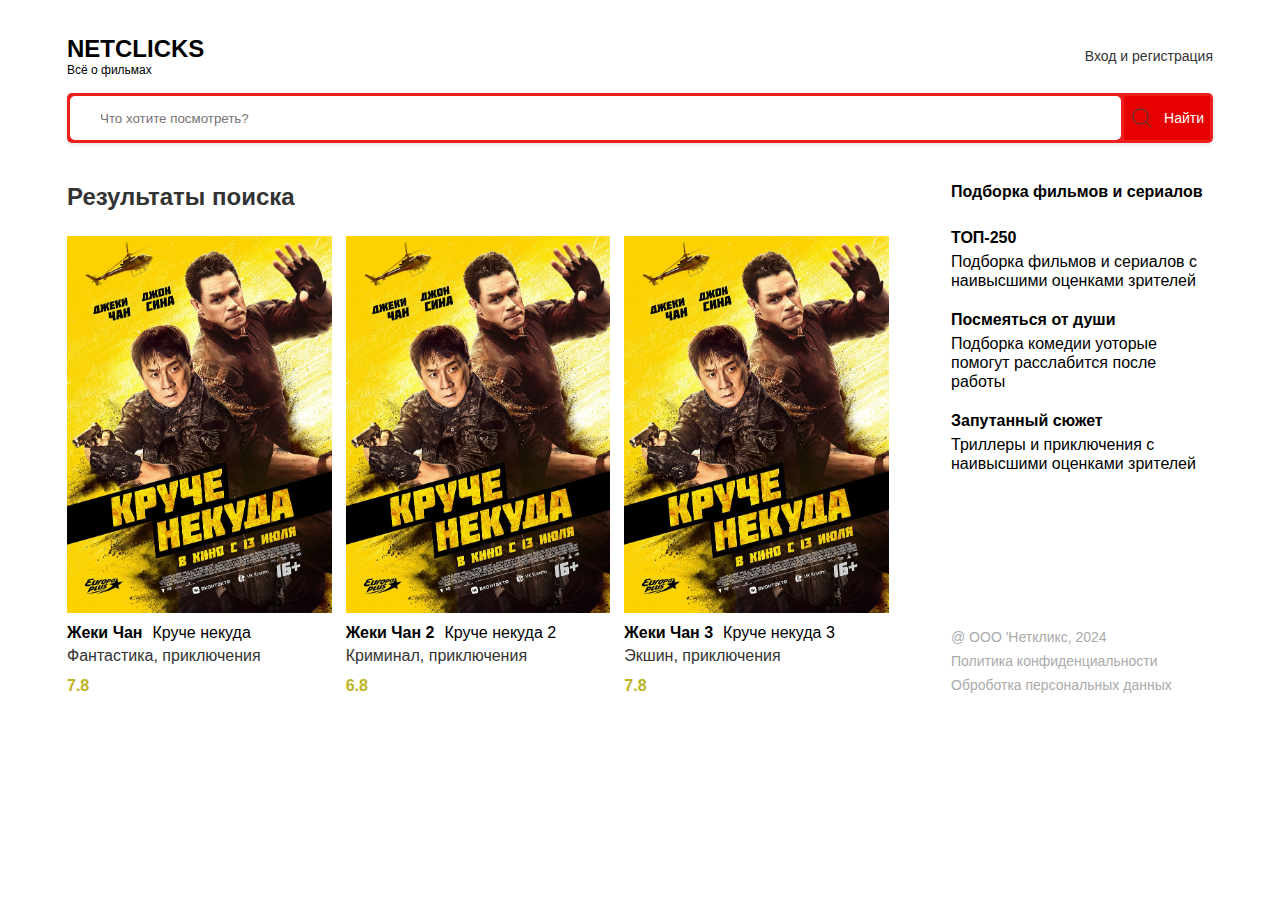
<file: index.html>
<!DOCTYPE html>
<html lang="en">

<head>
    <meta charset="UTF-8">
    <meta name="viewport" content="width=device-width, initial-scale=1.0">
    <meta name="description" content="NETCLICKS - Всё о фильмах. Удобный поиск и регистрация.">
    <title>Netckliks</title>
    <link rel="stylesheet" href="./style.css">
</head>

<body>
    <header class="header">
        <div class="container">
            <div class="header-box">
                <div class="header-logo">
                    <h1>NETCLICKS</h1>
                    <p>Всё о фильмах</p>
                </div>
                <div class="header-controls">
                    <a href="#">Вход и регистрация</a>
                </div>
                <div class="header-controls--mobile">
                    <img src="./img/burger.png" alt="burger">
                </div>
            </div>
        </div>
    </header>

    <main>
        <section class="search">
            <div class="container">
                <div class="search-box">
                    <input id="search-input" type="text" placeholder="Что хотите посмотреть?">
                    <button id="search-button">
                        <img src="./img/search.png" alt="search">
                        <span>Найти</span>
                    </button>
                </div>
            </div>
        </section>

        <section class="content">
            <div class="container">
                <div class="content-box">
                    <div class="content-main">
                        <h2 class="content-main__title">
                            Результаты поиска
                        </h2>

                        <div class="content-cards">
                            <a href="/film.html" class="content-cards__item">
                                <div class="content-cards__item--img">
                                    <img src="./img/jecki.png" alt="img">
                                </div>

                                <div class="content-card__item--title">
                                    <h5>Жекчи Чан</h5>
                                    <span>Круче некуда</span>
                                </div>
                                <p class="content-cards__item--description">
                                    Фантастика, приключения
                                </p>
                                <p class="content-cards__item--rating">
                                    7.7
                                </p>
                            <a/>

                            <a href="/film.html" class="content-cards__item">
                                <div class="content-cards__item--img">
                                    <img src="./img/jecki.png" alt="img">
                                </div>

                                <div class="content-card__item--title">
                                    <h5>Жекчи Чан</h5>
                                    <span>Круче некуда</span>
                                </div>
                                <p class="content-cards__item--description">
                                    Фантастика, приключения
                                </p>
                                <p class="content-cards__item--rating">
                                    7.7
                                </p>
                            <a/>
                            <a href="/film.html" class="content-cards__item">
                                <div class="content-cards__item--img">
                                    <img src="./img/jecki.png" alt="img">
                                </div>

                                <div class="content-card__item--title">
                                    <h5>Жекчи Чан</h5>
                                    <span>Круче некуда</span>
                                </div>
                                <p class="content-cards__item--description">
                                    Фантастика, приключения
                                </p>
                                <p class="content-cards__item--rating">
                                    7.7
                                </p>
                            <a/>
                            <a href="/film.html" class="content-cards__item">
                                <div class="content-cards__item--img">
                                    <img src="./img/jecki.png" alt="img">
                                </div>

                                <div class="content-card__item--title">
                                    <h5>Жекчи Чан</h5>
                                    <span>Круче некуда</span>
                                </div>
                                <p class="content-cards__item--description">
                                    Фантастика, приключения
                                </p>
                                <p class="content-cards__item--rating">
                                    7.7
                                </p>
                            </a>

                            <a href="/film.html" class="content-cards__item">
                                <div class="content-cards__item--img">
                                    <img src="./img/jecki.png" alt="img">
                                </div>

                                <div class="content-card__item--title">
                                    <h5>Жекчи Чан</h5>
                                    <span>Круче некуда</span>
                                </div>
                                <p class="content-cards__item--description">
                                    Фантастика, приключения
                                </p>
                                <p class="content-cards__item--rating">
                                    7.7
                                </p>
                            </a>
                            <a href="/film.html" class="content-cards__item">
                                <div class="content-cards__item--img">
                                    <img src="./img/jecki.png" alt="img">
                                </div>

                                <div class="content-card__item--title">
                                    <h5>Жекчи Чан</h5>
                                    <span>Круче некуда</span>
                                </div>
                                <p class="content-cards__item--description">
                                    Фантастика, приключения
                                </p>
                                <p class="content-cards__item--rating">
                                    7.7
                                </p>
                            </a>
                        </div>
                    </div>
                    <div class="content-sidebar">
                        <div class="content-sidebar__info">
                            <h4 class="content-sidebar_info--title"> Подборка фильмов и сериалов </h4>

                            <div class="content-sidebar__info__wrapper">
                                <div class="content-sidebar__info__item">
                                    <h5>ТОП-250</h5>
                                    <p>
                                        Подборка фильмов и сериалов с наивысшими оценками зрителей
                                    </p>
                                </div>
                                <div class="content-sidebar__info__item">
                                    <h5>Посмеяться от души</h5>
                                    <p>
                                        Подборка комедии уоторые помогут расслабится после работы
                                    </p>
                                </div>
                                <div class="content-sidebar__info__item">
                                    <h5>Запутанный сюжет</h5>
                                    <p>
                                        Триллеры и приключения с наивысшими оценками зрителей
                                    </p>
                                </div>
                            </div>
                        </div>
                        <div class="content-sidebar__footer">
                            <p> @ OOO 'Неткликс, 2024</p>
                            <a href="#">Политика конфиденциальности</a>
                            <a href="#"> Оброботка персональных данных</a>
                        </div>

                    </div>
                </div>
            </div>
        </section>
    </main>
    <script src="./script.js"></script>
</body>

</html>
</file>
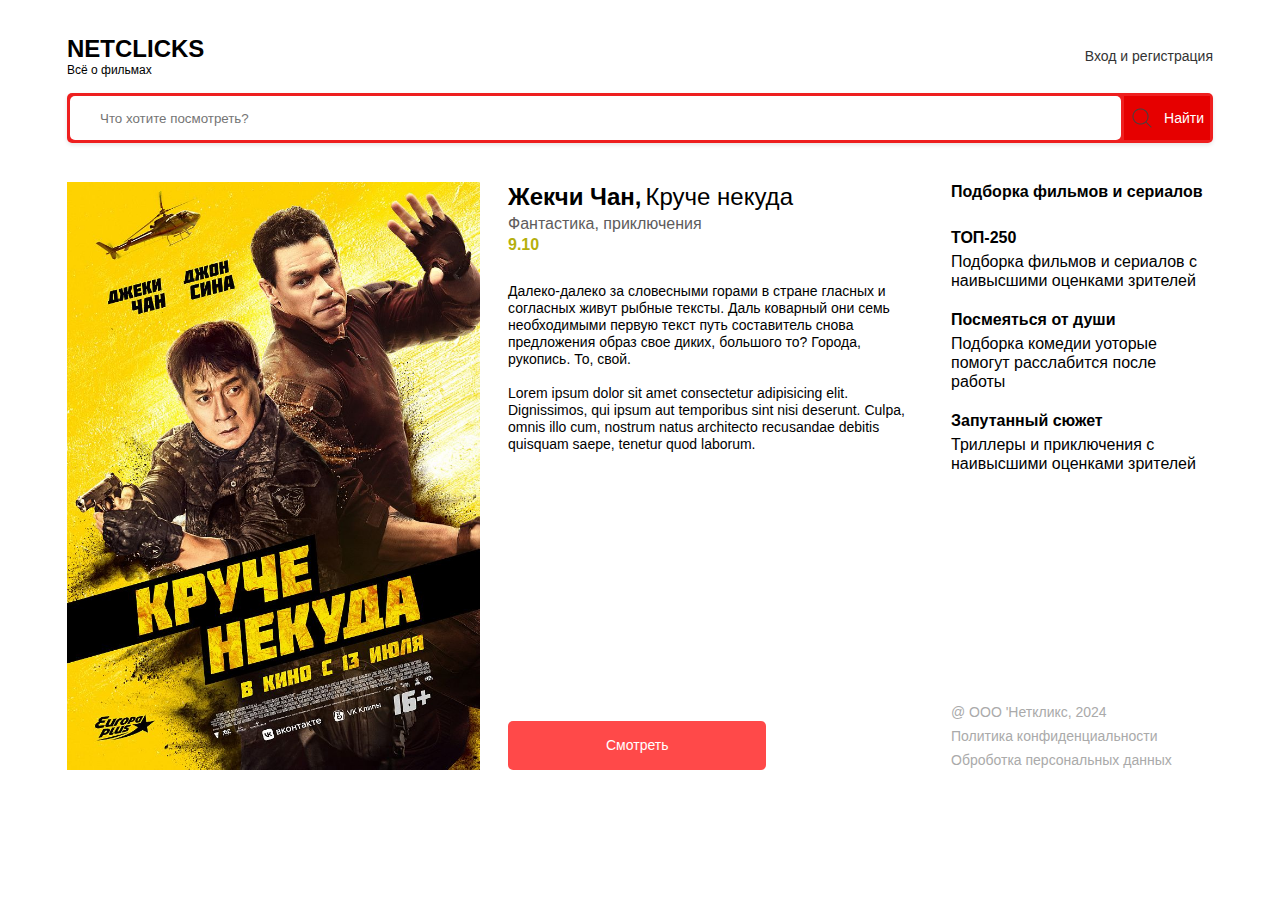
<file: film.html>
<!DOCTYPE html>
<html lang="en">

<head>
    <meta charset="UTF-8">
    <meta name="viewport" content="width=device-width, initial-scale=1.0">
    <meta name="description" content="NETCLICKS - Всё о фильмах. Удобный поиск и регистрация.">
    <title>Netckliks</title>
    <link rel="stylesheet" href="./style.css">
</head>

<body>
    <header class="header">
        <div class="container">
            <div class="header-box">
                <div class="header-logo">
                    <h1>NETCLICKS</h1>
                    <p>Всё о фильмах</p>
                </div>
                <div class="header-controls">
                    <a href="#">Вход и регистрация</a>
                </div>
                <div class="header-controls--mobile">
                    <img src="./img/burger.png" alt="burger">
                </div>
            </div>
        </div>
    </header>

    <main>
        <section class="search">
            <div class="container">
                <div class="search-box">
                    <input type="text" placeholder="Что хотите посмотреть?">
                    <button>
                        <img src="./img/search.png" alt="search">
                        <span>Найти</span>
                    </button>
                </div>
            </div>
        </section>

        <section class="content">
            <div class="container">
                <div class="content-box">
                    <div class="content-film">
                        <div class="content-film__img">
                            <img src="./img/jecki.png" alt="film-img">
                        </div>
                        <div class="content-film__info">
                            <div class="content-film__info__content">
                                <div class="content-film__info__title">
                                    <h1>Жекчи Чан, </h1>
                                    <p>Круче некуда</p>
                                </div>
                                <p class="content-film__info__discription">
                                    Фантастика, приключения
                                </p>
                                <p class="content-film__info__rating">
                                    9.10
                                </p>
                                <p class="content-film__info__text">
                                    Далеко-далеко за словесными горами в стране гласных и согласных живут рыбные тексты. Даль коварный они семь необходимыми первую текст путь составитель снова предложения образ свое диких, большого то? Города, рукопись. То, свой.
                                </p>
                                <p class="content-film__info__text">
                                    Lorem ipsum dolor sit amet consectetur adipisicing elit. Dignissimos, qui ipsum aut temporibus sint nisi deserunt. Culpa, omnis illo cum, nostrum natus architecto recusandae debitis quisquam saepe, tenetur quod laborum.
                                </p>
                            </div>
                            <div class="content-film__info__controls">
                                <button>Смотреть</button>
                            </div>
                        </div>

                    </div>
                    

                    <div class="content-sidebar">
                        <div class="content-sidebar__info">
                            <h4 class="content-sidebar_info--title"> Подборка фильмов и сериалов </h4>

                            <div class="content-sidebar__info__wrapper">
                                <div class="content-sidebar__info__item">
                                    <h5>ТОП-250</h5>
                                    <p>
                                        Подборка фильмов и сериалов с наивысшими оценками зрителей
                                    </p>
                                </div>
                                <div class="content-sidebar__info__item">
                                    <h5>Посмеяться от души</h5>
                                    <p>
                                        Подборка комедии уоторые помогут расслабится после работы
                                    </p>
                                </div>
                                <div class="content-sidebar__info__item">
                                    <h5>Запутанный сюжет</h5>
                                    <p>
                                        Триллеры и приключения с наивысшими оценками зрителей
                                    </p>
                                </div>
                            </div>
                        </div>
                        <div class="content-sidebar__footer">
                            <p> @ OOO 'Неткликс, 2024</p>
                            <a href="#">Политика конфиденциальности</a>
                            <a href="#"> Оброботка персональных данных</a>
                        </div>

                    </div>
                </div>
            </div>
        </section>
    </main>
    <script src="./script.js"></script>
</body>

</html>
</file>
<file: style.css>
* {
    box-sizing: border-box;
}

body {
    margin: 0px;
    padding: 0;
}

.container {
    max-width: 1194px;
    padding-left: 24px;
    padding-right: 24px;
    margin: 0 auto;
}

.header {
    margin-top: 34px;
    margin-bottom: 15px;
}

.header-box {
    display: flex;
    justify-content: space-between;
    align-items: center;

}

.header-logo h1 {
    margin: 0;
    font-size: 24px;
    font-family: inter, sans-serif;
    font-weight: 700;
    line-height: 29px;
}

.header-logo p {
    margin: 0;
    font-size: 12px;
    font-family: inter, sans-serif;
    font-weight: 300;
    line-height: 15px;
}

.header-controls a {
    color: #333;
    font-size: 14px;
    font-family: inter, sans-serif;
    font-weight: 400;
    line-height: 17px;
    text-decoration: none;
    transition: color 0.3s ease;
}

.header-controls a:hover {
    color: #e60000;
}

.header-controls--mobile {
    display: none;
    align-self: flex-start;
}

.header-controls--mobile img {
    width: 24px;
    height: auto;
    cursor: pointer;
}

.search {
    margin-bottom: 39px;
}

.search-box {
    background: rgba(236, 2, 2, 0.888);
    border-radius: 5px;
    display: flex;
    justify-content: space-between;
    align-items: center;
    padding: 3px;
    box-shadow: 0 2px 4px rgba(0, 0, 0, 0.1);
    gap: 3px;
    height: 50px;

}

.search-box input {
    flex-grow: 1;
    border: none;
    height: 100%;
    outline: none;
    border-radius: 5px;
    background: white;
    padding: 0 30px;
    color: #333;
    min-width: 0;
}

.search-box button {
    height: 100%;
    display: flex;
    align-items: center;
    gap: 10px;
    font-family: inter, sans-serif;
    background: #e60000;
    color: #fff;
    border: none;
    font-size: 14px;
    font-weight: 400;
    line-height: 17px;
    cursor: pointer;
    transition: background 0.3s ease;
}

.search-box button:hover {
    background: #cc0000;
}

*/ .search-box img {
    width: 16px;
    height: auto;
}


.content {
    margin-bottom: 94px;
}

.content-box {
    display: flex;
    justify-content: space-between;
    gap: 30px;
}

.content-main {
    /* border: 1px solid rgb(19, 17, 17); */
    flex-grow: 1;
}

.content-main__title {
    margin-top: 0;
    margin-bottom: 25px;
    color: #333;
    font-family: inter, sans-serif;
    font-size: 24px;
    line-height: 29px;
}

.content-cards {
    display: flex;
    flex-wrap: wrap;
    gap: 7px;
}

.content-cards__item {
    width: calc((100% - (30px * 2)) / 3);
    text-decoration: none;
}

.content-cards__item--img img {
    width: 100%;
    display: block;
    margin-bottom: 10px;
}

.content-card__item--title {
    display: flex;
    flex-wrap: wrap;
    gap: 10px;
    align-items: center;
    margin-bottom: 4px;
}

.content-card__item--title h5,
.content-card__item--title span {
    margin: 0;
    font-family: inter, sans-serif;
    font-size: 16px;
    font-weight: 400;
    line-height: 19px;
    color: rgb(0, 0, 0);
}

.content-card__item--title h5 {
    font-weight: 700;
}

.content-card__item--title span {
    font-weight: 400;
}

.content-cards__item--description {
    font-family: inter, sans-serif;
    font-size: 16px;
    font-weight: 400;
    line-height: 19px;
    margin-top: 0;
    margin-bottom: 11px;
    color: #333;
}

.content-cards__item--rating {
    color: rgb(188, 180, 33);
    font-family: inter, sans-serif;
    font-size: 16px;
    font-weight: 700;
    line-height: 19px;
    margin: 0;
}

.content-sidebar {
    width: 262px;
    min-width: 262px;
    display: flex;
    flex-direction: column;
    justify-content: space-between;
}

.content-sidebar__info {
    margin-bottom: 120px;
}

.content-sidebar_info--title {
    color: rgb(0, 0, 0);
    font-family: inter, sans-serif;
    font-size: 16px;
    font-weight: 700;
    line-height: 19px;
    margin-top: 0;
    margin-bottom: 27px;
}

.content-sidebar__info__wrapper {
    display: flex;
    flex-direction: column;
    gap: 20px;
}

.content-sidebar__info__item {
    display: flex;
    flex-direction: column;
}

.content-sidebar__info__item h5,
.content-sidebar__info__item p {
    font-family: inter, sans-serif;
    font-size: 16px;
    line-height: 19px;
}

.content-sidebar__info__item h5 {
    font-weight: 700;
    margin-top: 0;
    margin-bottom: 5px;

}

.content-sidebar__info__item p {
    font-weight: 400;
    margin: 0;
}

.content-sidebar__footer {
    display: flex;
    flex-direction: column;
    gap: 5px;
}

.content-sidebar__footer p,
.content-sidebar__footer a {
    color: rgb(170, 170, 170);
    font-family: inter, sans-serif;
    font-size: 14px;
    font-weight: 400;
    line-height: 19px;
}

.content-sidebar__footer p {
    margin: 0;

}

.content-sidebar__footer a {
    text-decoration: none;
}

.content-sidebar__footer a:hover {
    color: rgb(255, 73, 73);
}

.content-film {
    flex-grow: 1;
    display: flex;
    justify-content: space-between;
    gap: 28px;

}

.content-film__img {
    width: calc((100% - 28px) / 2);
    display: flex;
    justify-content: center;
}

.content-film__img img {
    width: 100%;
    display: block;
    max-width: 450px;

}

.content-film__info {
    width: calc((100% - 28px) / 2);
    display: flex;
    justify-content: space-between;
    flex-direction: column;
    gap: 30px;
}
.content-film__info__content:last-child {
    margin-bottom: 0;
}

.content-film__info__title {
    display: flex;
    gap: 4px;
    margin-bottom: 3px;
    flex-wrap: wrap;

}

.content-film__info__title h1,
.content-film__info__title p {
    color: black;
    font-family: inter, sans-serif;
    font-size: 24px;
    line-height: 29px;
}

.content-film__info__title h1 {
    font-weight: 700;
    margin: 0;
}

.content-film__info__title p {
    font-weight: 400;
    margin: 0;
}

.content-film__info__discription {
    color: rgb(94, 92, 92);
    font-family: inter, sans-serif;
    font-size: 16px;
    line-height: 19px;
    font-weight: 400;
    margin-top: 0;
    margin-bottom: 2px;
}

.content-film__info__rating {
    color: rgb(181, 175, 13);
    font-family: inter, sans-serif;
    font-size: 16px;
    line-height: 19px;
    font-weight: 700;
    margin: 0;
    margin-bottom: 29px;
}
.content-film__info__text {
    color: black;
    font-family: inter, sans-serif;
    font-size: 14px;
    line-height: 17px;
    font-weight: 400;
    margin-top: 0;
    margin-bottom: 17px;
}
.content-film__info__controls button {
    color:  rgb(255, 255, 255);
    font-family: inter, sans-serif;
    font-size: 14px;
    line-height: 17px;
    font-weight: 400;
    padding: 16px 98px;
    background-color: rgb(255, 73, 73);
    border-radius: 5px;
    border: none;
    outline: none;
    cursor: pointer;
}
@media (max-width: 991px) {
    .content-cards__item {
        width: calc((100% - (30px * 1)) / 2);
    }

    .content-film {
        flex-direction: column;
    }

    .content-film__img {
        width: 100%;
    }

    .content-film__info {
        width:100%;
    }
}



@media (max-width: 768px) {
    .header-controls {
        display: none;
    }

    .header-controls--mobile {
        display: block;
    }

    .search-box input {
        padding: 0 15px;
    }

    .content-box {
        flex-direction: column;
    }

    .content-sidebar {
        width: 100%;
    }
}

@media (max-width: 480px) {
    .content-cards__item {
        width: calc(100%);
        min-width: 100%;
    }
}
</file>
